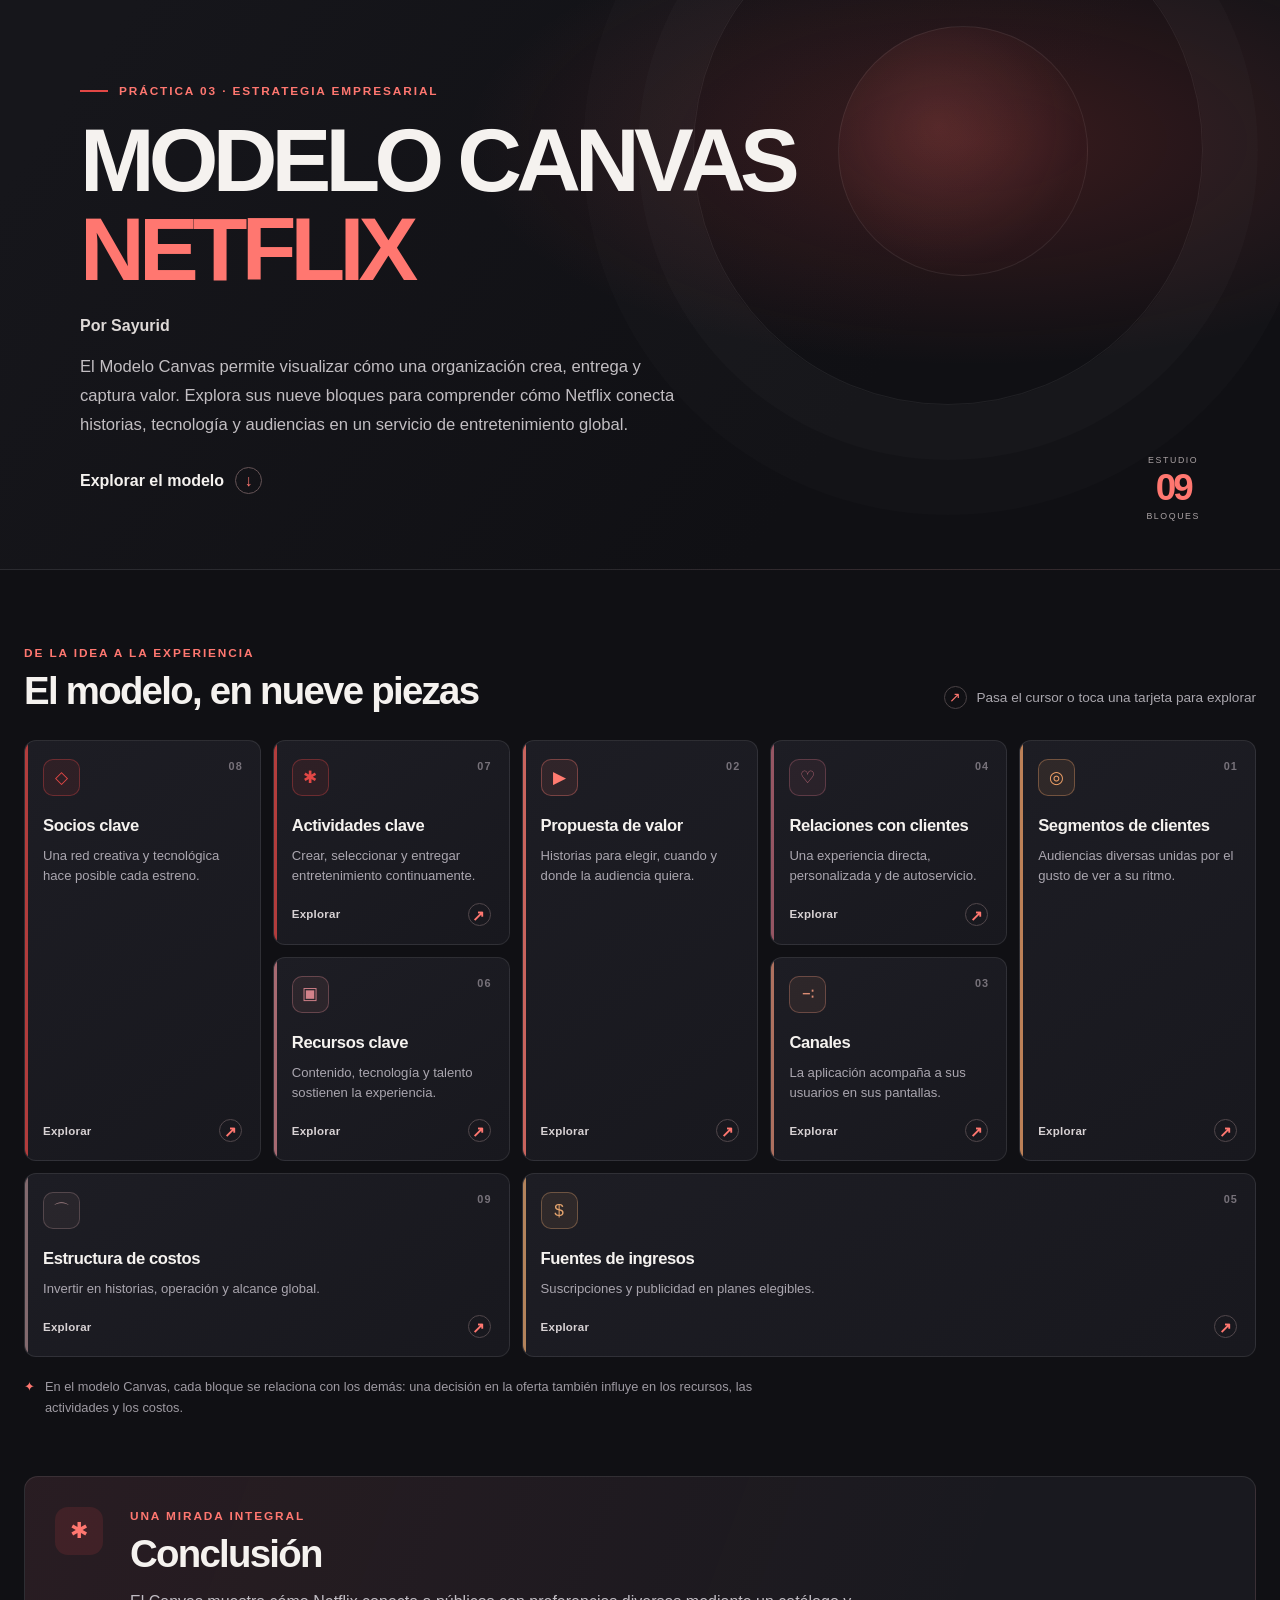
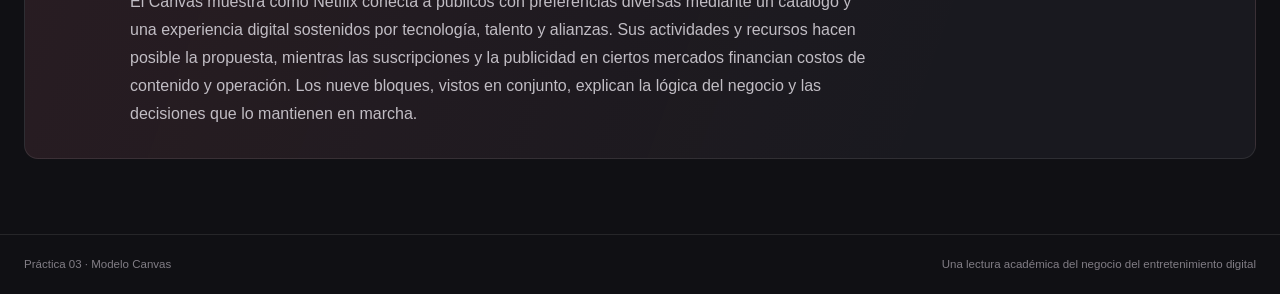
<file: index.html>
<!doctype html>
<html lang="es">
<head>
  <meta charset="utf-8">
  <meta name="viewport" content="width=device-width, initial-scale=1">
  <meta name="description" content="Modelo Canvas interactivo de Netflix, Práctica 03.">
  <meta http-equiv="refresh" content="0; url=PRACTICA_03/docs/">
  <title>Modelo Canvas de Netflix | Práctica 03</title>
</head>
<body>
  <p>Abriendo el Modelo Canvas de Netflix…</p>
  <p>Si no eres redirigido automáticamente, <a href="PRACTICA_03/docs/">abre el modelo Canvas</a>.</p>
</body>
</html>
</file>
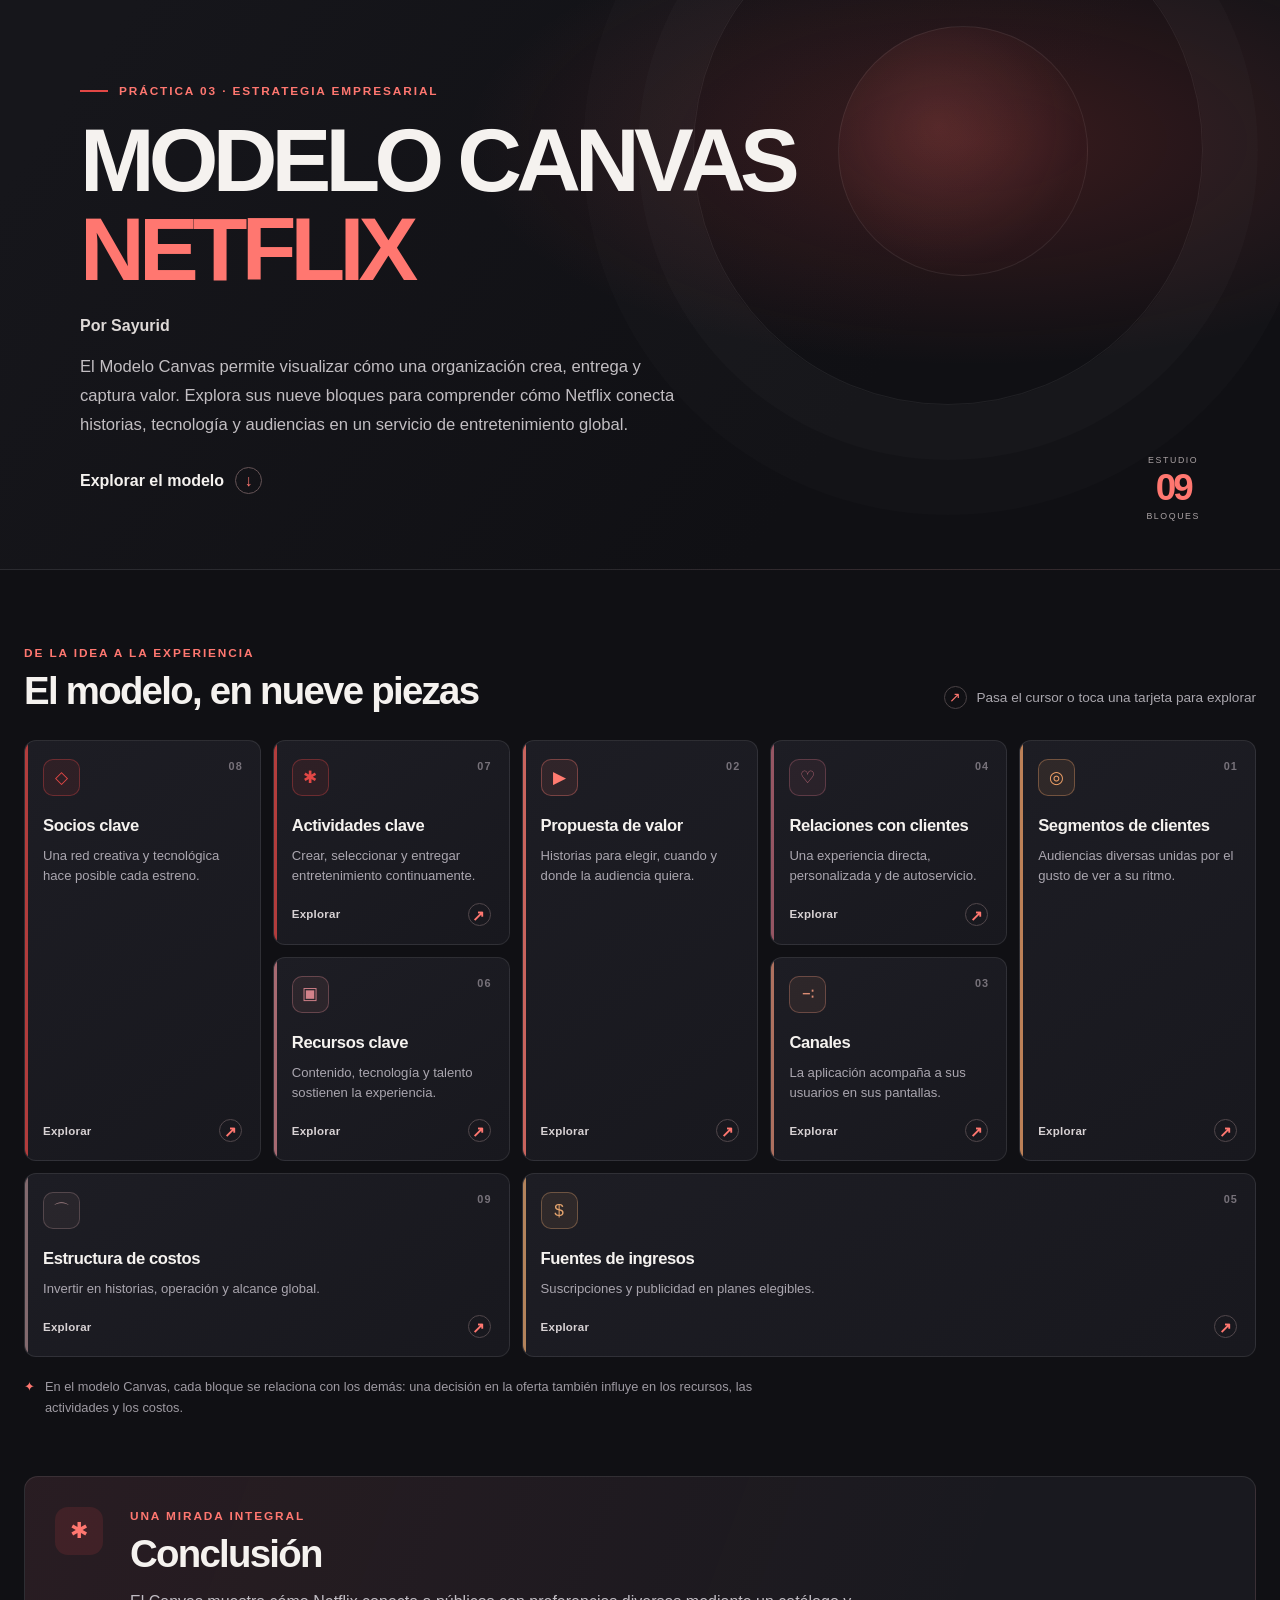
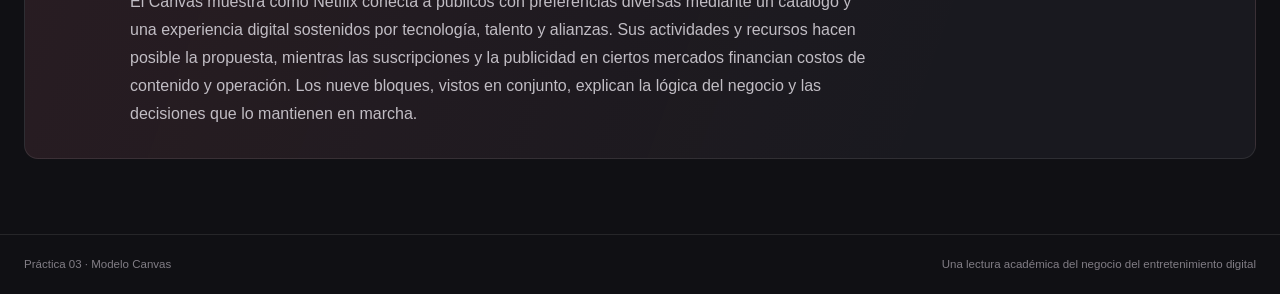
<file: PRACTICA_03/docs/index.html>
<!doctype html>
<html lang="es">
<head>
  <meta charset="utf-8">
  <meta name="viewport" content="width=device-width, initial-scale=1">
  <meta name="theme-color" content="#101014">
  <meta name="description" content="Modelo Canvas de Netflix: una mirada acad&eacute;mica e interactiva a sus nueve bloques de negocio.">
  <title>MODELO CANVAS NETFLIX | Por Sayurid</title>
  <link rel="stylesheet" href="style.css">
  <script src="script.js" defer></script>
</head>
<body>
  <header class="hero">
    <div class="hero-orb orb-one" aria-hidden="true"></div><div class="hero-orb orb-two" aria-hidden="true"></div>
    <div class="hero-content">
      <p class="eyebrow"><span class="eyebrow-line"></span>Pr&aacute;ctica 03 &middot; Estrategia empresarial</p>
      <h1>MODELO CANVAS <span>NETFLIX</span></h1>
      <p class="byline">Por Sayurid</p>
      <p class="intro">El Modelo Canvas permite visualizar c&oacute;mo una organizaci&oacute;n crea, entrega y captura valor. Explora sus nueve bloques para comprender c&oacute;mo Netflix conecta historias, tecnolog&iacute;a y audiencias en un servicio de entretenimiento global.</p>
      <a class="explore-link" href="#canvas">Explorar el modelo <span aria-hidden="true">&#8595;</span></a>
    </div>
    <div class="hero-stamp" aria-hidden="true"><span>ESTUDIO</span><strong>09</strong><span>BLOQUES</span></div>
  </header>

  <main>
    <section class="canvas-section" id="canvas" aria-labelledby="canvas-title">
      <div class="section-heading">
        <div><p class="section-kicker">De la idea a la experiencia</p><h2 id="canvas-title">El modelo, en nueve piezas</h2></div>
        <p class="interaction-hint"><span class="hint-icon" aria-hidden="true">&#8599;</span> Pasa el cursor o toca una tarjeta para explorar</p>
      </div>

      <div class="canvas-grid" aria-label="Modelo Canvas de Netflix">
        <details class="canvas-card partners">
          <summary><span class="card-number">08</span><span class="card-icon" aria-hidden="true">&#9671;</span><span class="card-title">Socios clave</span><span class="card-summary">Una red creativa y tecnol&oacute;gica hace posible cada estreno.</span><span class="card-action">Explorar <span aria-hidden="true">&#8599;</span></span></summary>
          <div class="card-detail"><p>Netflix trabaja con socios que aportan historias, derechos y capacidad de distribuci&oacute;n. Las productoras, estudios, creadores, actores y equipos t&eacute;cnicos convierten ideas en pel&iacute;culas y series para audiencias locales e internacionales.</p><ul><li><strong>Productoras y titulares de derechos:</strong> desarrollan proyectos o licencian t&iacute;tulos para el cat&aacute;logo.</li><li><strong>Creadores y talento art&iacute;stico:</strong> aportan ideas, interpretaciones y conocimientos de producci&oacute;n.</li><li><strong>Socios tecnol&oacute;gicos y de dispositivos:</strong> proveedores de nube, fabricantes de televisores, consolas y equipos de streaming facilitan operaci&oacute;n y acceso.</li></ul><p>Las alianzas ampl&iacute;an la capacidad creativa y ayudan a que la aplicaci&oacute;n est&eacute; disponible en equipos compatibles. Netflix mantiene la relaci&oacute;n directa con sus miembros, mientras coordina con estos socios la creaci&oacute;n, licenciamiento y entrega del servicio.</p></div>
        </details>

        <details class="canvas-card activities">
          <summary><span class="card-number">07</span><span class="card-icon" aria-hidden="true">&#10033;</span><span class="card-title">Actividades clave</span><span class="card-summary">Crear, seleccionar y entregar entretenimiento continuamente.</span><span class="card-action">Explorar <span aria-hidden="true">&#8599;</span></span></summary>
          <div class="card-detail"><p>Netflix combina decisiones editoriales y trabajo tecnol&oacute;gico. Elige qu&eacute; historias desarrollar, producir o licenciar y coordina su lanzamiento para que un cat&aacute;logo amplio se renueve y resulte relevante en distintos mercados.</p><ul><li>Producir contenido original y adquirir licencias para complementar la oferta.</li><li>Desarrollar y mantener aplicaciones, sistemas de reproducci&oacute;n e infraestructura de distribuci&oacute;n.</li><li>Analizar se&ntilde;ales de uso para personalizar la exploraci&oacute;n y mejorar el producto.</li><li>Promocionar estrenos y mantener la plataforma disponible en dispositivos compatibles.</li></ul><p>Estas actividades se refuerzan entre s&iacute;: la tecnolog&iacute;a acerca los t&iacute;tulos a cada audiencia, y el aprendizaje sobre la experiencia ayuda a orientar mejoras de producto y decisiones de contenido.</p></div>
        </details>

        <details class="canvas-card value">
          <summary><span class="card-number">02</span><span class="card-icon" aria-hidden="true">&#9654;</span><span class="card-title">Propuesta de valor</span><span class="card-summary">Historias para elegir, cuando y donde la audiencia quiera.</span><span class="card-action">Explorar <span aria-hidden="true">&#8599;</span></span></summary>
          <div class="card-detail"><p>Netflix ofrece entretenimiento bajo demanda: cada miembro elige qu&eacute; ver y cu&aacute;ndo, sin ajustarse a una programaci&oacute;n fija. El cat&aacute;logo combina t&iacute;tulos de distintos g&eacute;neros, pa&iacute;ses e idiomas con producciones originales que pueden diferenciar la oferta.</p><ul><li>Perfiles y recomendaciones facilitan descubrir contenido acorde con distintos gustos.</li><li>La reproducci&oacute;n sencilla, la b&uacute;squeda y la continuidad entre dispositivos compatibles reducen pasos para empezar a ver.</li><li>Las aplicaciones para televisores, m&oacute;viles, computadoras, tabletas y consolas acercan el servicio a diferentes momentos y espacios.</li></ul><p>La propuesta integra variedad, comodidad y personalizaci&oacute;n. Su valor no depende solo de tener muchos t&iacute;tulos: tambi&eacute;n importa ayudar a cada persona a encontrar algo que quiera ver y ofrecer una experiencia consistente en sus pantallas.</p></div>
        </details>

        <details class="canvas-card relationships">
          <summary><span class="card-number">04</span><span class="card-icon" aria-hidden="true">&#9825;</span><span class="card-title">Relaciones con clientes</span><span class="card-summary">Una experiencia directa, personalizada y de autoservicio.</span><span class="card-action">Explorar <span aria-hidden="true">&#8599;</span></span></summary>
          <div class="card-detail"><p>La relaci&oacute;n es principalmente digital y se construye dentro de la plataforma. Los perfiles permiten que integrantes de un hogar mantengan listas e historiales separados; las recomendaciones y categor&iacute;as personalizadas hacen m&aacute;s pertinente la exploraci&oacute;n.</p><ul><li>La interfaz facilita buscar, reproducir, administrar perfiles y continuar viendo.</li><li>Las sugerencias se adaptan a la actividad de cada perfil y ayudan a descubrir t&iacute;tulos.</li><li>El centro de ayuda y el soporte digital resuelven dudas sobre cuenta, reproducci&oacute;n y servicio.</li></ul><p>Una experiencia c&oacute;moda puede favorecer que los miembros sigan usando el servicio y renueven su suscripci&oacute;n. La comunicaci&oacute;n digital sobre estrenos y novedades mantiene el contacto, mientras que la personalizaci&oacute;n busca que el cat&aacute;logo siga siendo f&aacute;cil de recorrer.</p></div>
        </details>

        <details class="canvas-card segments">
          <summary><span class="card-number">01</span><span class="card-icon" aria-hidden="true">&#9678;</span><span class="card-title">Segmentos de clientes</span><span class="card-summary">Audiencias diversas unidas por el gusto de ver a su ritmo.</span><span class="card-action">Explorar <span aria-hidden="true">&#8599;</span></span></summary>
          <div class="card-detail"><p>Netflix atiende a personas y hogares con necesidades de entretenimiento distintas. Algunas personas ven episodios diariamente; otras prefieren una pel&iacute;cula ocasional, contenido infantil o historias de g&eacute;neros, regiones e idiomas espec&iacute;ficos. El consumo bajo demanda se adapta a horarios y preferencias diferentes.</p><ul><li>Hogares cuyos integrantes quieren perfiles, historiales y recomendaciones separados.</li><li>Audiencias que buscan descubrir series, pel&iacute;culas y producciones locales o internacionales.</li><li>Personas que valoran la flexibilidad de elegir dispositivo y momento de reproducci&oacute;n.</li><li>Usuarios que consideran distintos niveles de precio y, donde exista, una opci&oacute;n con anuncios.</li></ul><p>La diversidad de perfiles importa porque influye en qu&eacute; contenido ofrecer, c&oacute;mo organizarlo y qu&eacute; planes poner a disposici&oacute;n. Entender los h&aacute;bitos de visualizaci&oacute;n ayuda a Netflix a equilibrar una oferta amplia con experiencias m&aacute;s personales.</p></div>
        </details>

        <details class="canvas-card resources">
          <summary><span class="card-number">06</span><span class="card-icon" aria-hidden="true">&#9635;</span><span class="card-title">Recursos clave</span><span class="card-summary">Contenido, tecnolog&iacute;a y talento sostienen la experiencia.</span><span class="card-action">Explorar <span aria-hidden="true">&#8599;</span></span></summary>
          <div class="card-detail"><p>El cat&aacute;logo, los derechos de distribuci&oacute;n y la propiedad intelectual de producciones originales son recursos centrales: aportan variedad y t&iacute;tulos que pueden distinguir el servicio. La marca Netflix, reconocida en muchos mercados, ayuda a conectar esos contenidos con las audiencias.</p><ul><li>Plataforma de software, aplicaciones y sistemas de reproducci&oacute;n.</li><li>Infraestructura y tecnolog&iacute;a de distribuci&oacute;n para servir video a escala.</li><li>Datos y algoritmos que organizan recomendaciones y ayudan a entender el uso.</li><li>Talento humano creativo, t&eacute;cnico, comercial y operativo.</li></ul><p>Sin estos recursos, la empresa no podr&iacute;a ofrecer una experiencia consistente ni mantener una biblioteca atractiva. Su valor depende de combinarlos: los datos orientan la interfaz, la tecnolog&iacute;a entrega el contenido y los equipos hacen posible producirlo y operarlo.</p></div>
        </details>

        <details class="canvas-card channels">
          <summary><span class="card-number">03</span><span class="card-icon" aria-hidden="true">&#8761;</span><span class="card-title">Canales</span><span class="card-summary">La aplicaci&oacute;n acompa&ntilde;a a sus usuarios en sus pantallas.</span><span class="card-action">Explorar <span aria-hidden="true">&#8599;</span></span></summary>
          <div class="card-detail"><p>Netflix distribuye su servicio digitalmente a trav&eacute;s de su sitio web y aplicaciones compatibles. Los usuarios pueden acceder desde Smart TV, tel&eacute;fonos, tabletas, computadoras, consolas y dispositivos de streaming conectados a una pantalla.</p><ul><li>El sitio web permite acceder al servicio desde navegadores compatibles.</li><li>Las aplicaciones llevan el cat&aacute;logo a m&oacute;viles, tabletas y computadoras.</li><li>Las apps para televisores, consolas y dispositivos de streaming facilitan verlo en pantalla grande.</li></ul><p>Estos canales hacen posible que el usuario elija d&oacute;nde y c&oacute;mo ver. La disponibilidad concreta puede variar seg&uacute;n el dispositivo, el mercado y el plan; por eso, la compatibilidad y una experiencia coherente entre pantallas son parte importante de la entrega de valor.</p></div>
        </details>

        <details class="canvas-card costs">
          <summary><span class="card-number">09</span><span class="card-icon" aria-hidden="true">&#8978;</span><span class="card-title">Estructura de costos</span><span class="card-summary">Invertir en historias, operaci&oacute;n y alcance global.</span><span class="card-action">Explorar <span aria-hidden="true">&#8599;</span></span></summary>
          <div class="card-detail"><p>La producci&oacute;n y adquisici&oacute;n de contenido representan costos destacados: Netflix debe financiar proyectos y licencias para mantener una oferta renovada y competitiva. El nivel de inversi&oacute;n necesario refleja la escala y variedad de historias que busca distribuir.</p><ul><li>Producci&oacute;n, talento y derechos de contenido.</li><li>Infraestructura tecnol&oacute;gica, distribuci&oacute;n y mantenimiento de la plataforma.</li><li>Personal, marketing y desarrollo de producto.</li><li>Investigaci&oacute;n, seguridad y operaci&oacute;n en mercados diversos.</li></ul><p>Los costos de tecnolog&iacute;a y operaci&oacute;n permiten que los t&iacute;tulos se reproduzcan con calidad y que las aplicaciones sigan funcionando. El marketing ayuda a que las audiencias conozcan los estrenos; en conjunto, estos gastos sostienen la propuesta y deben equilibrarse con los ingresos recurrentes.</p></div>
        </details>

        <details class="canvas-card revenue">
          <summary><span class="card-number">05</span><span class="card-icon" aria-hidden="true">$</span><span class="card-title">Fuentes de ingresos</span><span class="card-summary">Suscripciones y publicidad en planes elegibles.</span><span class="card-action">Explorar <span aria-hidden="true">&#8599;</span></span></summary>
          <div class="card-detail"><p>Las cuotas de suscripci&oacute;n constituyen la principal fuente de ingresos de Netflix. Los miembros pagan de forma recurrente por un plan, y la empresa ofrece diferentes opciones cuyos precios y caracter&iacute;sticas var&iacute;an entre mercados. Esos ingresos ayudan a financiar el servicio y sus inversiones en contenido y tecnolog&iacute;a.</p><ul><li>Los planes permiten elegir entre distintas combinaciones de precio y caracter&iacute;sticas.</li><li>En algunos pa&iacute;ses existe un plan con anuncios a un precio menor.</li><li>La publicidad dirigida a anunciantes en esos planes aporta ingresos adicionales.</li></ul><p>La mezcla entre membres&iacute;as e ingresos publicitarios puede ampliar las opciones para consumidores y anunciantes. La disponibilidad de planes con anuncios depende del pa&iacute;s, y los planes o precios pueden cambiar; el modelo se mantiene centrado en la suscripci&oacute;n.</p></div>
        </details>
      </div>
      <p class="canvas-note"><span aria-hidden="true">&#10022;</span> En el modelo Canvas, cada bloque se relaciona con los dem&aacute;s: una decisi&oacute;n en la oferta tambi&eacute;n influye en los recursos, las actividades y los costos.</p>
    </section>

    <section class="conclusion" aria-labelledby="conclusion-title">
      <div class="conclusion-mark" aria-hidden="true">&#10033;</div>
      <div><p class="section-kicker">Una mirada integral</p><h2 id="conclusion-title">Conclusi&oacute;n</h2><p>El Canvas muestra c&oacute;mo Netflix conecta a p&uacute;blicos con preferencias diversas mediante un cat&aacute;logo y una experiencia digital sostenidos por tecnolog&iacute;a, talento y alianzas. Sus actividades y recursos hacen posible la propuesta, mientras las suscripciones y la publicidad en ciertos mercados financian costos de contenido y operaci&oacute;n. Los nueve bloques, vistos en conjunto, explican la l&oacute;gica del negocio y las decisiones que lo mantienen en marcha.</p></div>
    </section>
  </main>

  <footer><span>Pr&aacute;ctica 03 &middot; Modelo Canvas</span><span>Una lectura acad&eacute;mica del negocio del entretenimiento digital</span></footer>
</body>
</html>
</file>
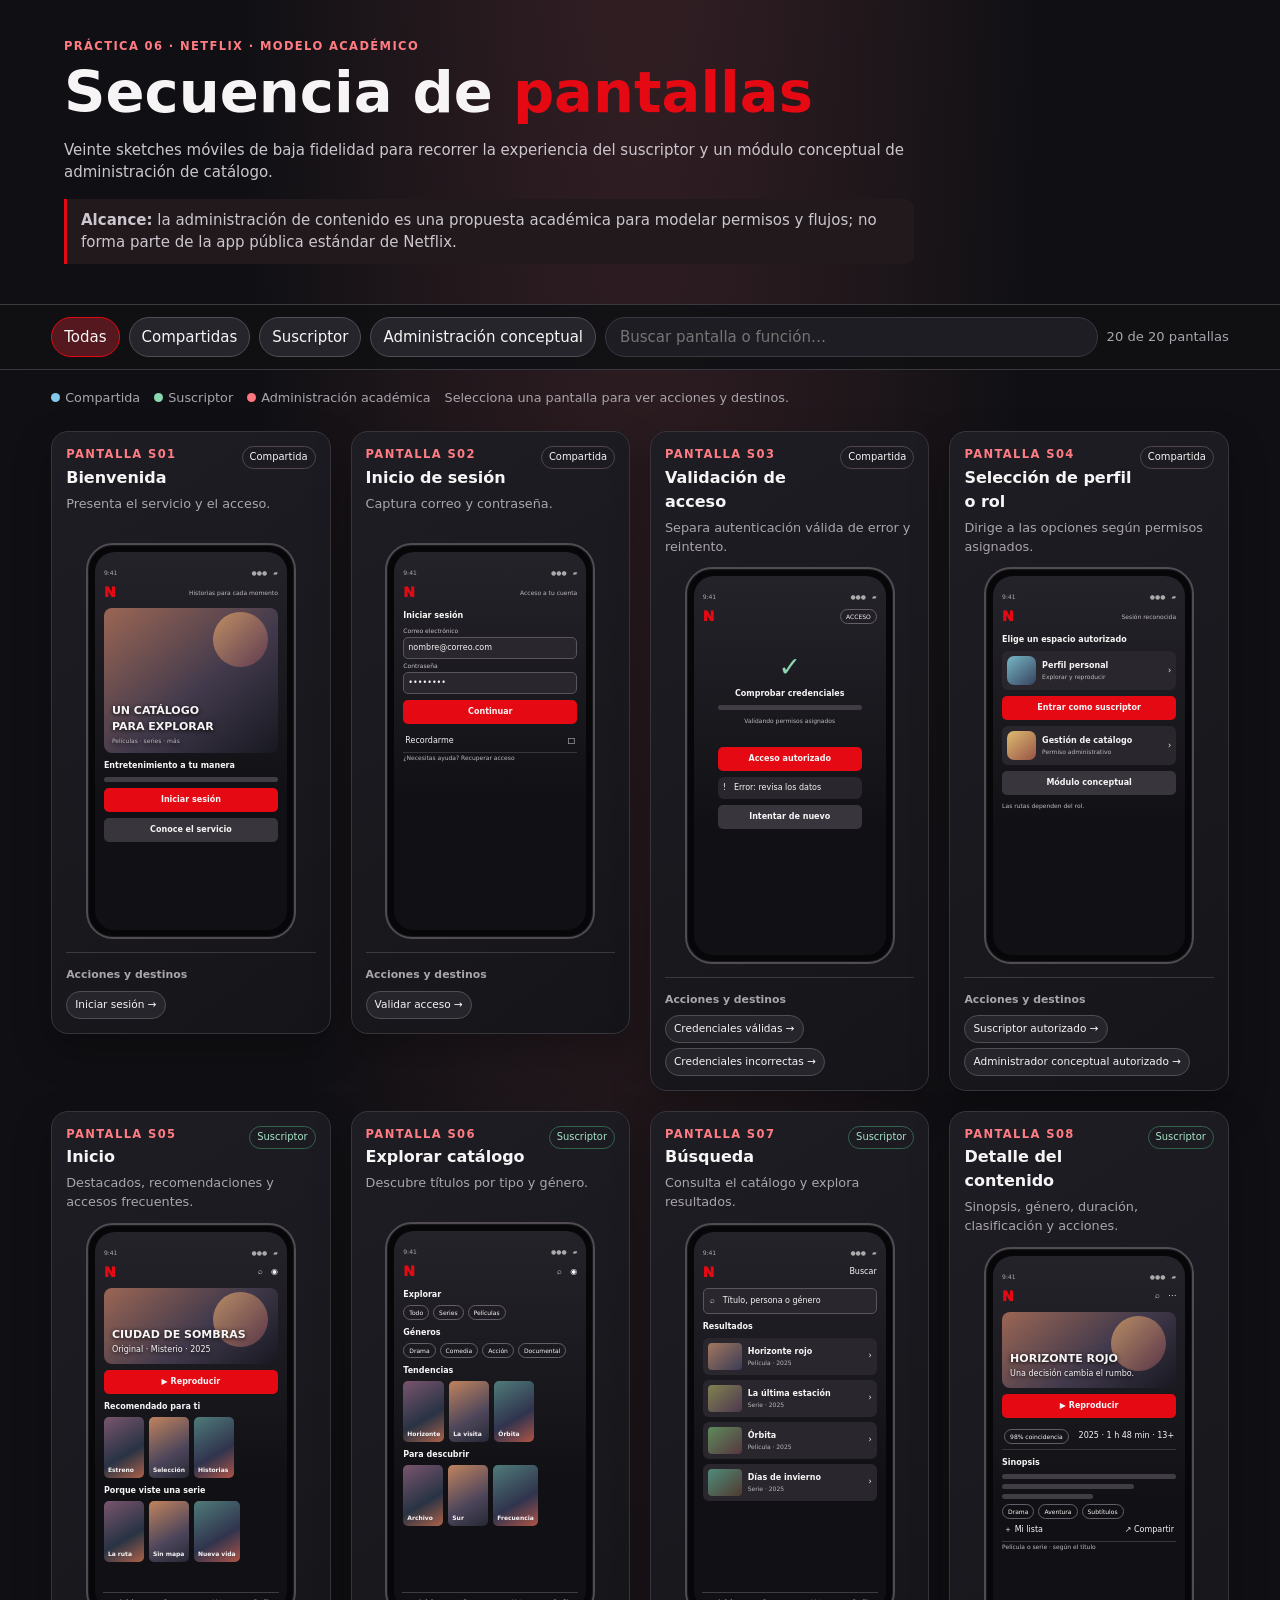
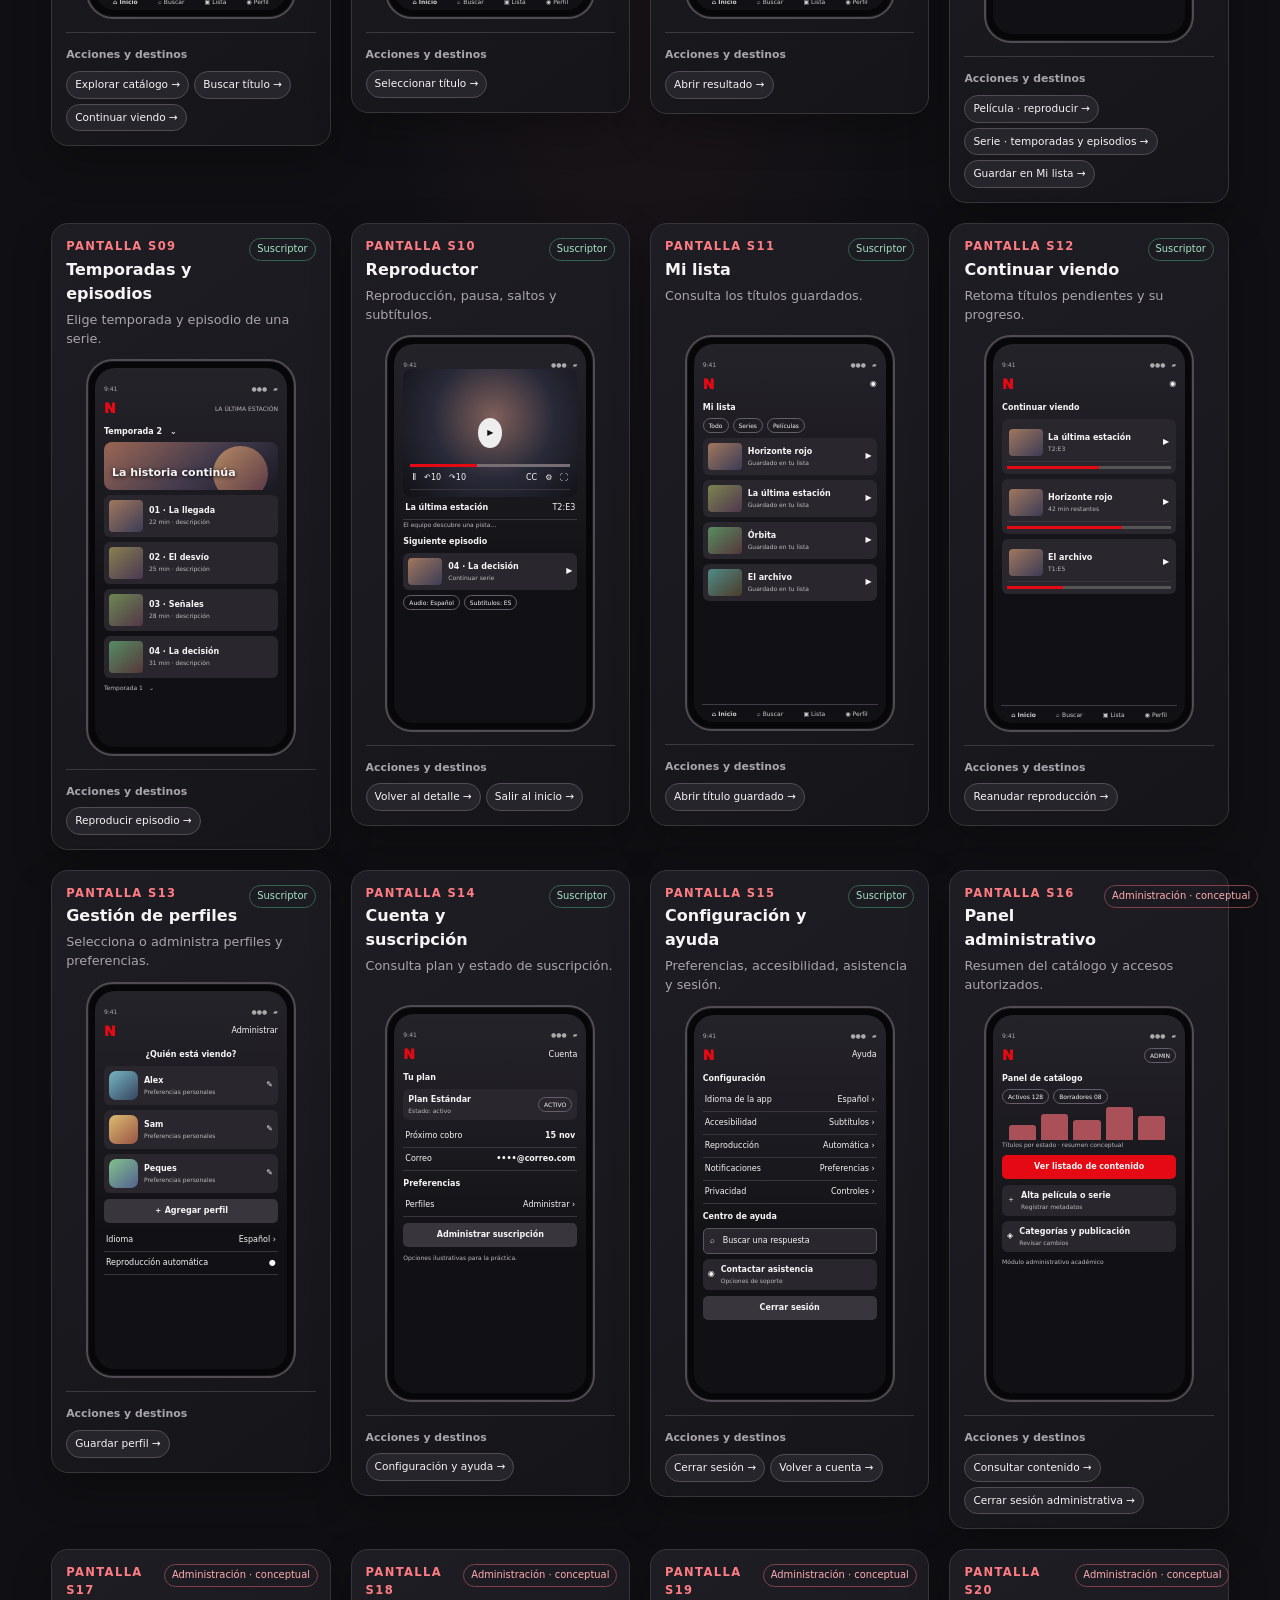
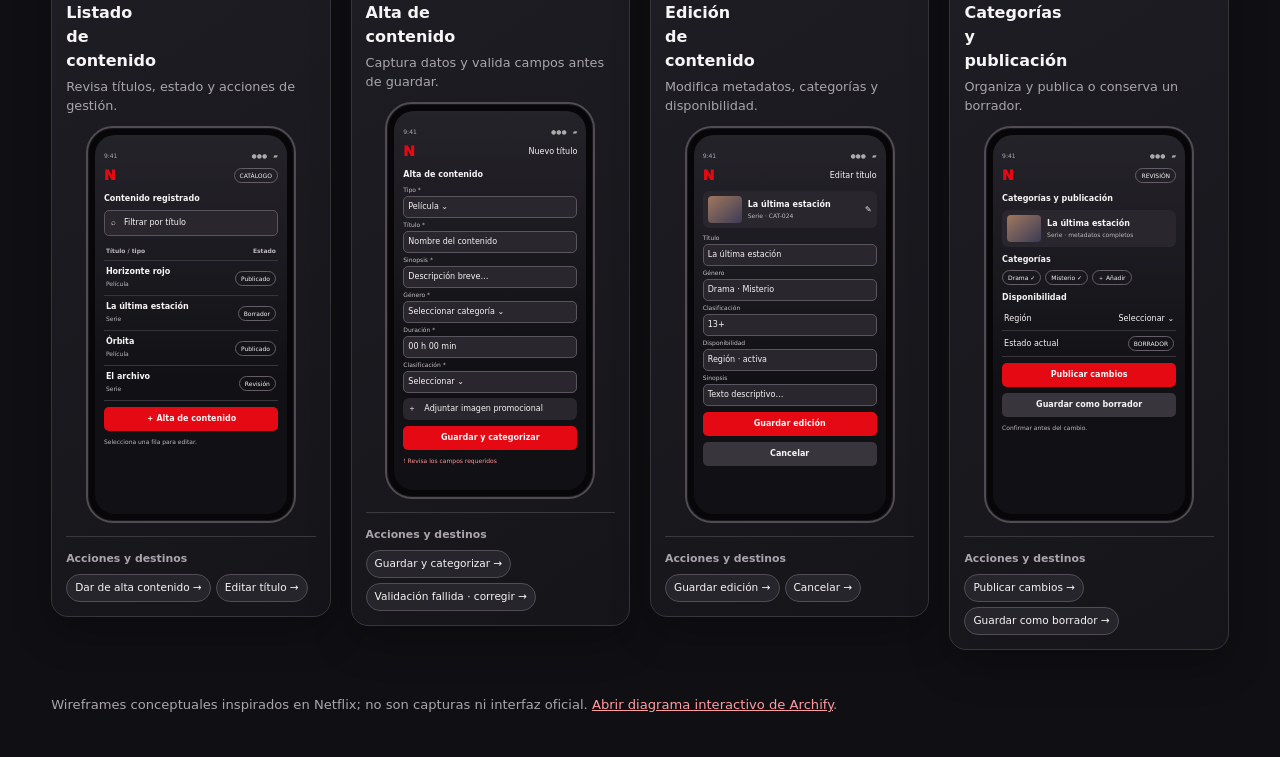
<file: PRACTICA_06/sketches-moviles.html>
<!doctype html>
<html lang="es"><head><meta charset="utf-8"><meta name="viewport" content="width=device-width,initial-scale=1"><meta name="theme-color" content="#101014"><title>Sketches móviles · Práctica 06</title>
<style>
:root{color-scheme:dark;--bg:#101014;--panel:#1b1a20;--muted:#aaa5ad;--line:#3b3840;--red:#e50914}*{box-sizing:border-box}body{margin:0;background:radial-gradient(ellipse at 50% -15%,#382126,transparent 45%),var(--bg);color:#f7f4f5;font:15px/1.5 system-ui,sans-serif}header{padding:38px clamp(20px,5vw,70px) 25px;border-bottom:1px solid var(--line)}.eyebrow,.tag{color:#ff7c83;text-transform:uppercase;letter-spacing:.12em;font-size:.72rem;font-weight:800}h1{font-size:clamp(2.1rem,5vw,3.6rem);line-height:1.05;margin:8px 0}h1 span,.brand{color:var(--red)}header p{max-width:850px;color:#ccc6ce}.note{padding:10px 14px;border-left:3px solid var(--red);background:#21191c;border-radius:0 9px 9px 0}.toolbar{position:sticky;top:0;z-index:4;display:flex;gap:9px;flex-wrap:wrap;padding:12px clamp(16px,4vw,60px);background:#111114ed;backdrop-filter:blur(12px);border-bottom:1px solid var(--line)}button,input{font:inherit;color:inherit}.toolbar button,.routes button{border:1px solid #514c55;background:#27252c;border-radius:99px;padding:8px 12px;cursor:pointer}.toolbar button[aria-pressed=true]{background:#55181e;border-color:var(--red)}.toolbar input{flex:1;min-width:190px;background:#1e1d23;border:1px solid var(--line);border-radius:99px;padding:8px 14px}.summary{margin:auto 0 auto auto;color:var(--muted);font-size:.82rem}.legend{display:flex;gap:14px;flex-wrap:wrap;margin:18px clamp(16px,4vw,60px);font-size:.8rem;color:var(--muted)}.dot{display:inline-block;width:9px;height:9px;background:#83c9e9;border-radius:50%;margin-right:5px}.dot.user{background:#8ad7b0}.dot.admin{background:#ff777e}.grid{display:grid;grid-template-columns:repeat(auto-fit,minmax(min(100%,265px),1fr));gap:20px;padding:6px clamp(16px,4vw,60px) 45px;align-items:start}.card{background:linear-gradient(145deg,#1e1d24,#151519);border:1px solid #37343c;border-radius:17px;padding:14px;box-shadow:0 16px 38px #0004;cursor:pointer;transition:.18s}.card:hover{transform:translateY(-3px);border-color:#76464c}.card[hidden]{display:none}.head{display:flex;justify-content:space-between;gap:8px}.card h2{font-size:1rem;margin:2px 0 4px}.purpose{font-size:.8rem;color:var(--muted);min-height:38px;margin:0 0 11px}.id{color:white;background:#39363d;border-radius:6px;padding:2px 6px;font-size:.7rem}.role{font-size:.62rem;border:1px solid #51474b;padding:3px 7px;border-radius:99px;white-space:nowrap;height:max-content}.role.user{color:#a7e4c6;border-color:#34634f}.role.admin{color:#ffadb2;border-color:#81434a}.phone{width:min(100%,210px);aspect-ratio:9/17;margin:0 auto 13px;padding:7px;background:#070709;border:2px solid #514c53;border-radius:27px;box-shadow:inset 0 0 0 1px #18171b}.screen{height:100%;border-radius:20px;background:linear-gradient(#25232a,#111115 65%);overflow:hidden;padding:16px 9px 8px;position:relative;font-size:8px}.status{display:flex;justify-content:space-between;color:#aaa;font-size:6px}.top{display:flex;justify-content:space-between;align-items:center;margin:5px 0}.brand{font-size:14px;font-weight:950}.tiny{font-size:6px;color:#beb8c0}.label{font-size:8px;font-weight:800;margin:7px 0 4px}.hero{height:76px;border-radius:8px;padding:8px;display:flex;flex-direction:column;justify-content:end;background:linear-gradient(140deg,#9b6654,#423a4c 55%,#171821);position:relative;overflow:hidden}.hero:before{content:"";position:absolute;right:10px;top:4px;width:55px;height:55px;border-radius:50%;background:linear-gradient(135deg,#efb36d,#784258);opacity:.65}.hero>*{position:relative;text-shadow:0 1px 4px #000}.hero strong{font-size:11px}.poster{height:61px;min-width:40px;border-radius:5px;background:linear-gradient(150deg,#79556d,#283344 60%,#ad6249);display:flex;align-items:end;padding:4px;font-weight:700;font-size:6px}.poster:nth-child(2n){background:linear-gradient(150deg,#c1835e,#4e465b 60%,#252834)}.poster:nth-child(3n){background:linear-gradient(150deg,#4f7b79,#30344e 60%,#ae5446)}.strip{display:flex;gap:5px;overflow:hidden}.line{height:5px;background:#413d45;border-radius:5px;margin:5px 0}.line.mid{width:76%}.line.short{width:52%}.field{padding:6px;background:#29262e;border:1px solid #5a545e;border-radius:5px;margin:5px 0}.cta{padding:6px 4px;text-align:center;background:var(--red);border-radius:5px;font-weight:800;margin:6px 0}.cta.ghost{background:#39353d}.row{display:flex;justify-content:space-between;align-items:center;gap:5px;padding:5px 2px;border-bottom:1px solid #38353d}.tile{display:flex;gap:6px;align-items:center;background:#29262d;border-radius:6px;padding:5px;margin:5px 0}.thumb{width:34px;height:27px;border-radius:4px;background:linear-gradient(140deg,#a1775e,#3c3c56)}.tiletext{flex:1}.tiletext b,.tiletext small{display:block}.tiletext small{font-size:6px;color:#bbb}.pill{border:1px solid #655e68;padding:2px 5px;border-radius:99px;font-size:6px}.chips{display:flex;gap:4px;flex-wrap:wrap}.nav{position:absolute;bottom:4px;left:8px;right:8px;border-top:1px solid #403b44;padding-top:4px;display:flex;justify-content:space-around;font-size:6px;color:#ccc}.video{height:128px;border-radius:8px;background:radial-gradient(circle at 52% 38%,#80605a,#292a39 50%,#101014);display:grid;place-items:center;position:relative}.play{background:#eee;color:#111;border-radius:50%;padding:9px}.controls{position:absolute;bottom:7px;left:7px;right:7px}.progress{height:3px;background:#766e73}.progress i{display:block;width:42%;height:3px;background:var(--red)}.form label{display:block;color:#c6c0c7;font-size:6px}.form .field{margin:2px 0;padding:4px}.avatar{width:29px;height:29px;border-radius:7px;background:linear-gradient(140deg,#76b6c5,#37435e)}.avatar.gold{background:linear-gradient(140deg,#ddbc70,#985345)}.avatar.green{background:linear-gradient(140deg,#80c28b,#566092)}.plot{height:36px;display:flex;align-items:end;gap:5px;padding:0 7px}.plot i{width:17%;background:#aa5058;border-radius:3px 3px 0 0}.meter{height:3px;background:#555;margin-top:4px}.meter i{display:block;width:58%;height:100%;background:var(--red)}.dest{border-top:1px solid var(--line);padding-top:9px;margin-top:10px}.dest b{font-size:.68rem;color:var(--muted)}.routes{display:flex;gap:5px;flex-wrap:wrap;margin-top:6px}.routes button{font-size:.66rem;padding:5px 8px}.routes button:hover{border-color:var(--red)}.foot{padding:0 clamp(16px,4vw,60px) 42px;color:var(--muted);font-size:.82rem}.foot a{color:#ff9ca2}.modal{position:fixed;inset:0;background:#000b;z-index:8;display:none;place-items:center;padding:18px}.modal.open{display:grid}.box{background:#201f25;border:1px solid #55505a;border-radius:16px;padding:20px;max-width:460px;width:100%;max-height:94vh;overflow:auto}.box h2{margin:4px 0}.box p{color:#d4ced5}.box .phone{width:185px}.box>button{float:right;background:#302e36;border:1px solid #555;padding:6px 10px;border-radius:99px}.sr{position:absolute;left:-9999px}@media(max-width:560px){.grid{grid-template-columns:1fr}.card{max-width:400px;width:100%;margin:auto}.phone{width:210px}.summary{width:100%;margin:0}}
</style></head><body>
<header><div class="eyebrow">Práctica 06 · Netflix · modelo académico</div><h1>Secuencia de <span>pantallas</span></h1><p>Veinte sketches móviles de baja fidelidad para recorrer la experiencia del suscriptor y un módulo conceptual de administración de catálogo.</p><p class="note"><b>Alcance:</b> la administración de contenido es una propuesta académica para modelar permisos y flujos; no forma parte de la app pública estándar de Netflix.</p></header>
<nav class="toolbar" aria-label="Filtros"><button aria-pressed="true" data-filter="all">Todas</button><button aria-pressed="false" data-filter="shared">Compartidas</button><button aria-pressed="false" data-filter="user">Suscriptor</button><button aria-pressed="false" data-filter="admin">Administración conceptual</button><label class="sr" for="find">Buscar pantalla</label><input id="find" type="search" placeholder="Buscar pantalla o función…"><span class="summary" id="count" aria-live="polite">20 pantallas</span></nav>
<div class="legend"><span><i class="dot"></i>Compartida</span><span><i class="dot user"></i>Suscriptor</span><span><i class="dot admin"></i>Administración académica</span><span>Selecciona una pantalla para ver acciones y destinos.</span></div><main class="grid" id="grid"></main>
<footer class="foot">Wireframes conceptuales inspirados en Netflix; no son capturas ni interfaz oficial. <a href="secuencia-pantallas.html">Abrir diagrama interactivo de Archify</a>.</footer><div class="modal" id="modal" role="dialog" aria-modal="true" aria-labelledby="modalTitle"><div class="box"><button id="close" aria-label="Cerrar detalle">Cerrar ×</button><div id="detail"></div></div></div>
<script>
const S=[
['S01','Bienvenida','shared','Presenta el servicio y el acceso.','welcome','Iniciar sesión','S02'],['S02','Inicio de sesión','shared','Captura correo y contraseña.','login','Validar acceso','S03'],['S03','Validación de acceso','shared','Separa autenticación válida de error y reintento.','validate','Credenciales válidas','S04','Credenciales incorrectas','S02'],['S04','Selección de perfil o rol','shared','Dirige a las opciones según permisos asignados.','roles','Suscriptor autorizado','S05','Administrador conceptual autorizado','S16'],
['S05','Inicio','user','Destacados, recomendaciones y accesos frecuentes.','home','Explorar catálogo','S06','Buscar título','S07'],['S06','Explorar catálogo','user','Descubre títulos por tipo y género.','explore','Seleccionar título','S08'],['S07','Búsqueda','user','Consulta el catálogo y explora resultados.','search','Abrir resultado','S08'],['S08','Detalle del contenido','user','Sinopsis, género, duración, clasificación y acciones.','detail','Película · reproducir','S10','Serie · temporadas y episodios','S09','Guardar en Mi lista','S11'],['S09','Temporadas y episodios','user','Elige temporada y episodio de una serie.','episodes','Reproducir episodio','S10'],['S10','Reproductor','user','Reproducción, pausa, saltos y subtítulos.','player','Volver al detalle','S08','Salir al inicio','S05'],['S11','Mi lista','user','Consulta los títulos guardados.','list','Abrir título guardado','S08'],['S12','Continuar viendo','user','Retoma títulos pendientes y su progreso.','continue','Reanudar reproducción','S10'],['S13','Gestión de perfiles','user','Selecciona o administra perfiles y preferencias.','profiles','Guardar perfil','S05'],['S14','Cuenta y suscripción','user','Consulta plan y estado de suscripción.','account','Configuración y ayuda','S15'],['S15','Configuración y ayuda','user','Preferencias, accesibilidad, asistencia y sesión.','settings','Cerrar sesión','S01'],
['S16','Panel administrativo','admin','Resumen del catálogo y accesos autorizados.','dashboard','Consultar contenido','S17','Cerrar sesión administrativa','S01'],['S17','Listado de contenido','admin','Revisa títulos, estado y acciones de gestión.','table','Dar de alta contenido','S18','Editar título','S19'],['S18','Alta de contenido','admin','Captura datos y valida campos antes de guardar.','form','Guardar y categorizar','S20','Validación fallida · corregir','S18'],['S19','Edición de contenido','admin','Modifica metadatos, categorías y disponibilidad.','edit','Guardar edición','S20','Cancelar','S17'],['S20','Categorías y publicación','admin','Organiza y publica o conserva un borrador.','publish','Publicar cambios','S16','Guardar como borrador','S16']];
const esc=x=>String(x).replace(/[&<>"']/g,c=>({'&':'&amp;','<':'&lt;','>':'&gt;','"':'&quot;',"'":'&#39;'}[c]));const nav='<div class="nav"><b>⌂ Inicio</b><span>⌕ Buscar</span><span>▣ Lista</span><span>◉ Perfil</span></div>',posters=(a='Estreno,Selección,Historias')=>'<div class="strip">'+a.split(',').map(x=>'<div class="poster">'+esc(x)+'</div>').join('')+'</div>';
function mock(s){let v=s[4];switch(v){case'welcome':return '<div class="top"><b class="brand">N</b><span class="tiny">Historias para cada momento</span></div><div class="hero" style="height:145px"><strong>UN CATÁLOGO<br>PARA EXPLORAR</strong><span class="tiny">Películas · series · más</span></div><div class="label">Entretenimiento a tu manera</div><div class="line"></div><div class="cta">Iniciar sesión</div><div class="cta ghost">Conoce el servicio</div>';
case'login':return '<div class="top"><b class="brand">N</b><span class="tiny">Acceso a tu cuenta</span></div><div class="label">Iniciar sesión</div><div class="form"><label>Correo electrónico</label><div class="field">nombre@correo.com</div><label>Contraseña</label><div class="field">••••••••</div></div><div class="cta">Continuar</div><div class="row"><span>Recordarme</span><span>□</span></div><div class="tiny">¿Necesitas ayuda? Recuperar acceso</div>';
case'validate':return '<div class="top"><b class="brand">N</b><span class="pill">ACCESO</span></div><div style="text-align:center;padding:15px"><div style="font-size:27px;color:#8ad7b0">✓</div><b>Comprobar credenciales</b><div class="line"></div><span class="tiny">Validando permisos asignados</span><div class="cta" style="margin-top:20px">Acceso autorizado</div><div class="tile">!　Error: revisa los datos</div><div class="cta ghost">Intentar de nuevo</div></div>';
case'roles':return '<div class="top"><b class="brand">N</b><span class="tiny">Sesión reconocida</span></div><div class="label">Elige un espacio autorizado</div><div class="tile"><i class="avatar"></i><div class="tiletext"><b>Perfil personal</b><small>Explorar y reproducir</small></div>›</div><div class="cta">Entrar como suscriptor</div><div class="tile"><i class="avatar gold"></i><div class="tiletext"><b>Gestión de catálogo</b><small>Permiso administrativo</small></div>›</div><div class="cta ghost">Módulo conceptual</div><div class="tiny">Las rutas dependen del rol.</div>';
case'home':return '<div class="top"><b class="brand">N</b><span>⌕　◉</span></div><div class="hero"><strong>CIUDAD DE SOMBRAS</strong><span>Original · Misterio · 2025</span></div><div class="cta">▶ Reproducir</div><div class="label">Recomendado para ti</div>'+posters()+'<div class="label">Porque viste una serie</div>'+posters('La ruta,Sin mapa,Nueva vida')+nav;
case'explore':return '<div class="top"><b class="brand">N</b><span>⌕　◉</span></div><div class="label">Explorar</div><div class="chips"><span class="pill">Todo</span><span class="pill">Series</span><span class="pill">Películas</span></div><div class="label">Géneros</div><div class="chips">'+['Drama','Comedia','Acción','Documental'].map(x=>'<span class="pill">'+x+'</span>').join('')+'</div><div class="label">Tendencias</div>'+posters('Horizonte,La visita,Órbita')+'<div class="label">Para descubrir</div>'+posters('Archivo,Sur,Frecuencia')+nav;
case'search':return '<div class="top"><b class="brand">N</b><span>Buscar</span></div><div class="field">⌕　Título, persona o género</div><div class="label">Resultados</div>'+['Horizonte rojo · Película','La última estación · Serie','Órbita · Película','Días de invierno · Serie'].map((x,i)=>'<div class="tile"><i class="thumb" style="filter:hue-rotate('+i*45+'deg)"></i><div class="tiletext"><b>'+x.split(' · ')[0]+'</b><small>'+x.split(' · ')[1]+' · 2025</small></div>›</div>').join('')+nav;
case'detail':return '<div class="top"><b class="brand">N</b><span>⌕　⋯</span></div><div class="hero"><strong>HORIZONTE ROJO</strong><span>Una decisión cambia el rumbo.</span></div><div class="cta">▶ Reproducir</div><div class="row"><span class="pill">98% coincidencia</span><span>2025 · 1 h 48 min · 13+</span></div><div class="label">Sinopsis</div><div class="line"></div><div class="line mid"></div><div class="line short"></div><div class="chips"><span class="pill">Drama</span><span class="pill">Aventura</span><span class="pill">Subtítulos</span></div><div class="row"><span>＋ Mi lista</span><span>↗ Compartir</span></div><div class="tiny">Película o serie · según el título</div>';
case'episodes':return '<div class="top"><b class="brand">N</b><span class="tiny">LA ÚLTIMA ESTACIÓN</span></div><div class="label">Temporada 2　⌄</div><div class="hero" style="height:48px"><strong>La historia continúa</strong></div>'+['01 · La llegada','02 · El desvío','03 · Señales','04 · La decisión'].map((x,i)=>'<div class="tile"><i class="thumb" style="height:32px;filter:hue-rotate('+i*35+'deg)"></i><div class="tiletext"><b>'+x+'</b><small>'+(22+i*3)+' min · descripción</small></div></div>').join('')+'<div class="tiny">Temporada 1　⌄</div>';
case'player':return '<div class="video"><span class="play">▶</span><div class="controls"><div class="progress"><i></i></div><div class="row"><span>Ⅱ　↶10　↷10</span><span>CC　⚙　⛶</span></div></div></div><div class="row"><b>La última estación</b><span>T2:E3</span></div><div class="tiny">El equipo descubre una pista…</div><div class="label">Siguiente episodio</div><div class="tile"><i class="thumb"></i><div class="tiletext"><b>04 · La decisión</b><small>Continuar serie</small></div>▶</div><div class="chips"><span class="pill">Audio: Español</span><span class="pill">Subtítulos: ES</span></div>';
case'list':return '<div class="top"><b class="brand">N</b><span>◉</span></div><div class="label">Mi lista</div><div class="chips"><span class="pill">Todo</span><span class="pill">Series</span><span class="pill">Películas</span></div>'+['Horizonte rojo','La última estación','Órbita','El archivo'].map((x,i)=>'<div class="tile"><i class="thumb" style="filter:hue-rotate('+i*50+'deg)"></i><div class="tiletext"><b>'+x+'</b><small>Guardado en tu lista</small></div>▶</div>').join('')+nav;
case'continue':return '<div class="top"><b class="brand">N</b><span>◉</span></div><div class="label">Continuar viendo</div>'+['La última estación · T2:E3','Horizonte rojo · 42 min restantes','El archivo · T1:E5'].map((x,i)=>'<div class="tile" style="display:block"><div class="row"><i class="thumb"></i><div class="tiletext"><b>'+x.split(' · ')[0]+'</b><small>'+x.split(' · ')[1]+'</small></div>▶</div><div class="meter"><i style="width:'+[56,70,34][i]+'%"></i></div></div>').join('')+nav;
case'profiles':return '<div class="top"><b class="brand">N</b><span>Administrar</span></div><div class="label" style="text-align:center">¿Quién está viendo?</div>'+[['Alex',''],['Sam',' gold'],['Peques',' green']].map(x=>'<div class="tile"><i class="avatar'+x[1]+'"></i><div class="tiletext"><b>'+x[0]+'</b><small>Preferencias personales</small></div>✎</div>').join('')+'<div class="cta ghost">＋ Agregar perfil</div><div class="row">Idioma <span>Español ›</span></div><div class="row">Reproducción automática <span>●</span></div>';
case'account':return '<div class="top"><b class="brand">N</b><span>Cuenta</span></div><div class="label">Tu plan</div><div class="tile"><div class="tiletext"><b>Plan Estándar</b><small>Estado: activo</small></div><span class="pill">ACTIVO</span></div><div class="row">Próximo cobro <b>15 nov</b></div><div class="row">Correo <b>••••@correo.com</b></div><div class="label">Preferencias</div><div class="row">Perfiles <span>Administrar ›</span></div><div class="cta ghost">Administrar suscripción</div><div class="tiny">Opciones ilustrativas para la práctica.</div>';
case'settings':return '<div class="top"><b class="brand">N</b><span>Ayuda</span></div><div class="label">Configuración</div>'+['Idioma de la app · Español','Accesibilidad · Subtítulos','Reproducción · Automática','Notificaciones · Preferencias','Privacidad · Controles'].map(x=>'<div class="row">'+x.split(' · ')[0]+'<span>'+x.split(' · ')[1]+' ›</span></div>').join('')+'<div class="label">Centro de ayuda</div><div class="field">⌕　Buscar una respuesta</div><div class="tile">◉ <div class="tiletext"><b>Contactar asistencia</b><small>Opciones de soporte</small></div></div><div class="cta ghost">Cerrar sesión</div>';
case'dashboard':return '<div class="top"><b class="brand">N</b><span class="pill">ADMIN</span></div><div class="label">Panel de catálogo</div><div class="chips"><span class="pill">Activos 128</span><span class="pill">Borradores 08</span></div><div class="plot"><i style="height:40%"></i><i style="height:72%"></i><i style="height:55%"></i><i style="height:90%"></i><i style="height:66%"></i></div><div class="tiny">Títulos por estado · resumen conceptual</div><div class="cta">Ver listado de contenido</div><div class="tile">＋ <div class="tiletext"><b>Alta película o serie</b><small>Registrar metadatos</small></div></div><div class="tile">◈ <div class="tiletext"><b>Categorías y publicación</b><small>Revisar cambios</small></div></div><div class="tiny">Módulo administrativo académico</div>';
case'table':return '<div class="top"><b class="brand">N</b><span class="pill">CATÁLOGO</span></div><div class="label">Contenido registrado</div><div class="field">⌕　Filtrar por título</div><div class="row tiny"><b>Título / tipo</b><b>Estado</b></div>'+[['Horizonte rojo','Publicado'],['La última estación','Borrador'],['Órbita','Publicado'],['El archivo','Revisión']].map((x,i)=>'<div class="row"><span><b>'+x[0]+'</b><br><small class="tiny">'+(i%2?'Serie':'Película')+'</small></span><span class="pill">'+x[1]+'</span></div>').join('')+'<div class="cta">＋ Alta de contenido</div><div class="tiny">Selecciona una fila para editar.</div>';
case'form':return '<div class="top"><b class="brand">N</b><span>Nuevo título</span></div><div class="label">Alta de contenido</div>'+[['Tipo','Película ⌄'],['Título','Nombre del contenido'],['Sinopsis','Descripción breve…'],['Género','Seleccionar categoría ⌄'],['Duración','00 h 00 min'],['Clasificación','Seleccionar ⌄']].map(x=>'<div class="form"><label>'+x[0]+' *</label><div class="field">'+x[1]+'</div></div>').join('')+'<div class="tile">＋　Adjuntar imagen promocional</div><div class="cta">Guardar y categorizar</div><div class="tiny" style="color:#ff9197">! Revisa los campos requeridos</div>';
case'edit':return '<div class="top"><b class="brand">N</b><span>Editar título</span></div><div class="tile"><i class="thumb"></i><div class="tiletext"><b>La última estación</b><small>Serie · CAT-024</small></div>✎</div>'+[['Título','La última estación'],['Género','Drama · Misterio'],['Clasificación','13+'],['Disponibilidad','Región · activa'],['Sinopsis','Texto descriptivo…']].map(x=>'<div class="form"><label>'+x[0]+'</label><div class="field">'+x[1]+'</div></div>').join('')+'<div class="cta">Guardar edición</div><div class="cta ghost">Cancelar</div>';
case'publish':return '<div class="top"><b class="brand">N</b><span class="pill">REVISIÓN</span></div><div class="label">Categorías y publicación</div><div class="tile"><i class="thumb"></i><div class="tiletext"><b>La última estación</b><small>Serie · metadatos completos</small></div></div><div class="label">Categorías</div><div class="chips"><span class="pill">Drama ✓</span><span class="pill">Misterio ✓</span><span class="pill">＋ Añadir</span></div><div class="label">Disponibilidad</div><div class="row">Región <span>Seleccionar ⌄</span></div><div class="row">Estado actual <span class="pill">BORRADOR</span></div><div class="cta">Publicar cambios</div><div class="cta ghost">Guardar como borrador</div><div class="tiny">Confirmar antes del cambio.</div>'}}
const action=(label,target)=>'<button data-open="'+target+'">'+esc(label)+' →</button>';
function routes(s){let r=action(s[5],s[6]);if(s[7])r+=action(s[7],s[8]);if(s[9])r+=action(s[9],s[10]);if(s[0]==='S05')r+=action('Continuar viendo','S12');if(s[0]==='S15')r+=action('Volver a cuenta','S14');return '<div class="dest"><b>Acciones y destinos</b><div class="routes">'+r+'</div></div>'}
function role(s){return s[2]==='shared'?'Compartida':s[2]==='user'?'Suscriptor':'Administración · conceptual'}
function card(s){return '<article class="card" data-id="'+s[0]+'"><div class="head"><div><div class="tag">Pantalla '+s[0]+'</div><h2>'+s[1]+'</h2></div><span class="role '+s[2]+'">'+role(s)+'</span></div><p class="purpose">'+s[3]+'</p><div class="phone" aria-label="Sketch '+s[0]+' '+s[1]+'"><div class="screen"><div class="status"><span>9:41</span><span>●●●　▰</span></div>'+mock(s)+'</div></div>'+routes(s)+'</article>'}
function draw(){let f=document.querySelector('[data-filter][aria-pressed=true]').dataset.filter,q=document.getElementById('find').value.toLowerCase(),list=S.filter(s=>(f==='all'||s[2]===f)&&(s.join(' ').toLowerCase().includes(q)));document.getElementById('count').textContent=list.length+' de 20 pantallas';document.getElementById('grid').innerHTML=list.map(card).join('')||'<p>No hay coincidencias.</p>';document.querySelectorAll('.card').forEach(c=>c.onclick=()=>open(c.dataset.id));document.querySelectorAll('[data-open]').forEach(b=>b.onclick=e=>{e.stopPropagation();open(b.dataset.open)})}
function open(id){let s=S.find(x=>x[0]===id);if(!s)return;let links=[[s[5],s[6]],[s[7],s[8]],[s[9],s[10]]].filter(x=>x[0]);if(s[0]==='S05')links.push(['Continuar viendo','S12']);if(s[0]==='S15')links.push(['Volver a cuenta','S14']);document.getElementById('detail').innerHTML='<div class="tag">'+s[0]+' · '+role(s)+'</div><h2 id="modalTitle">'+s[1]+'</h2><p>'+s[3]+'</p><div class="phone"><div class="screen"><div class="status"><span>9:41</span><span>●●● ▰</span></div>'+mock(s)+'</div></div><b>Acciones principales</b><div class="routes">'+links.map(x=>'<button data-jump="'+x[1]+'">'+esc(x[0])+' → '+x[1]+'</button>').join('')+'</div>';document.getElementById('modal').classList.add('open');document.querySelectorAll('[data-jump]').forEach(b=>b.onclick=()=>open(b.dataset.jump))}
document.querySelectorAll('[data-filter]').forEach(b=>b.onclick=()=>{document.querySelectorAll('[data-filter]').forEach(x=>x.setAttribute('aria-pressed','false'));b.setAttribute('aria-pressed','true');draw()});document.getElementById('find').oninput=draw;document.getElementById('close').onclick=()=>document.getElementById('modal').classList.remove('open');document.getElementById('modal').onclick=e=>{if(e.target.id==='modal')e.currentTarget.classList.remove('open')};document.onkeydown=e=>{if(e.key==='Escape')document.getElementById('modal').classList.remove('open')};draw();
</script></body></html>
</file>
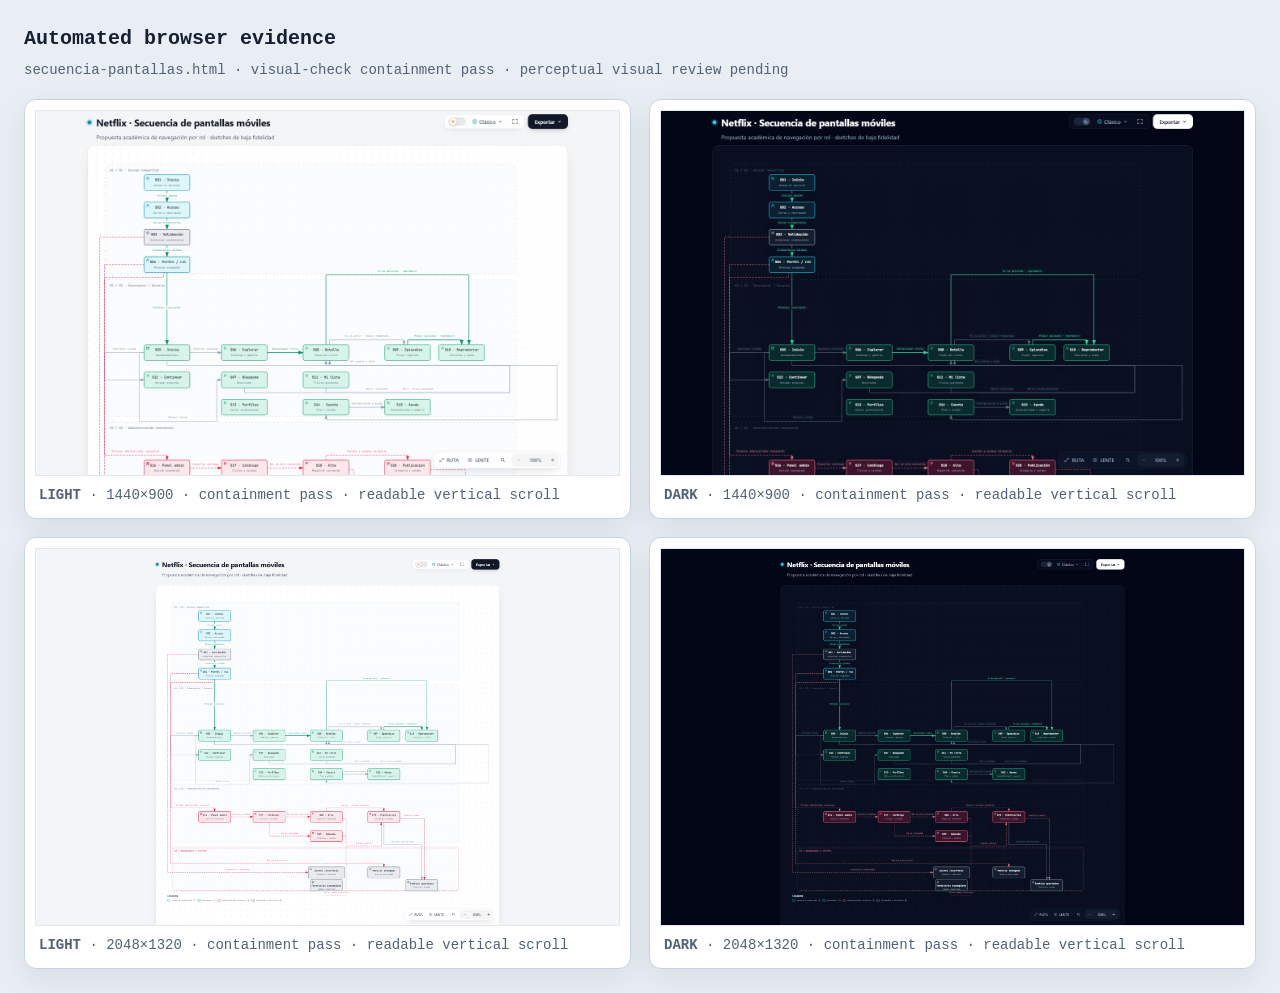
<file: PRACTICA_06/visual-compact/secuencia-pantallas.visual-check.html>
<!doctype html>
<html lang="en">
<head>
<meta charset="utf-8">
<meta name="viewport" content="width=device-width,initial-scale=1">
<title>Archify automated browser evidence · secuencia-pantallas.html</title>
<style>
*{box-sizing:border-box}body{margin:0;padding:24px;background:#e9eef5;color:#172033;font:14px/1.5 ui-monospace,SFMono-Regular,Menlo,Consolas,monospace}header{max-width:1500px;margin:0 auto 18px}h1{margin:0 0 6px;font-size:20px}p{margin:0;color:#526176}.grid{max-width:1500px;margin:auto;display:grid;grid-template-columns:repeat(2,minmax(0,1fr));gap:18px}figure{margin:0;padding:10px;background:white;border:1px solid #c9d4e3;border-radius:12px;box-shadow:0 10px 30px rgba(15,23,42,.08)}img{display:block;width:100%;height:auto;border:1px solid #e2e8f0}figcaption{padding:9px 4px 2px;color:#526176}@media(max-width:900px){.grid{grid-template-columns:1fr}}
</style>
</head>
<body>
<header><h1>Automated browser evidence</h1><p>secuencia-pantallas.html · visual-check containment pass · perceptual visual review pending</p></header>
<main class="grid">
      <figure>
        <img src="secuencia-pantallas.visual-check.1440x900.light.png" alt="light 1440 by 900">
        <figcaption><strong>LIGHT</strong> · 1440×900 · containment pass · readable vertical scroll</figcaption>
      </figure>
      <figure>
        <img src="secuencia-pantallas.visual-check.1440x900.dark.png" alt="dark 1440 by 900">
        <figcaption><strong>DARK</strong> · 1440×900 · containment pass · readable vertical scroll</figcaption>
      </figure>
      <figure>
        <img src="secuencia-pantallas.visual-check.2048x1320.light.png" alt="light 2048 by 1320">
        <figcaption><strong>LIGHT</strong> · 2048×1320 · containment pass · readable vertical scroll</figcaption>
      </figure>
      <figure>
        <img src="secuencia-pantallas.visual-check.2048x1320.dark.png" alt="dark 2048 by 1320">
        <figcaption><strong>DARK</strong> · 2048×1320 · containment pass · readable vertical scroll</figcaption>
      </figure>
</main>
</body>
</html>
</file>
<file: PRACTICA_03/docs/style.css>
:root{color-scheme:dark;--bg:#101014;--surface:#19191f;--surface-2:#202027;--ink:#f5f2ef;--muted:#aaa7ae;--red:#e24745;--red-light:#ff7770;--line:rgba(255,255,255,.09);--font-body:'Segoe UI',Arial,sans-serif;--font-display:'Trebuchet MS','Segoe UI',sans-serif}
*{box-sizing:border-box}
html{scroll-behavior:smooth}
body{margin:0;background:var(--bg);color:var(--ink);font-family:var(--font-body);font-size:16px;line-height:1.6}
.hero{position:relative;isolation:isolate;min-height:500px;overflow:hidden;background:radial-gradient(ellipse at 76% 25%,rgba(226,71,69,.2),transparent 37%),linear-gradient(125deg,#16161b 8%,#101014 68%);border-bottom:1px solid var(--line)}
.hero-content{position:relative;z-index:1;width:min(1120px,calc(100% - 48px));margin:auto;padding:82px 0 75px}
.eyebrow,.section-kicker{margin:0 0 15px;color:var(--red-light);font-size:.74rem;font-weight:700;letter-spacing:.16em;text-transform:uppercase}
.eyebrow{display:flex;align-items:center;gap:11px}.eyebrow-line{display:inline-block;width:28px;height:2px;background:var(--red)}
h1,h2,.card-title{font-family:var(--font-display)}
h1{max-width:850px;margin:0;font-size:clamp(2.5rem,7vw,5.8rem);line-height:.99;letter-spacing:-.065em;font-weight:700}
h1 span{display:block;color:var(--red-light)}
.byline{margin:20px 0 13px;color:#ded9d7;font-size:1rem;font-weight:600}
.intro{max-width:610px;margin:0;color:#c2bec2;font-size:1.04rem;line-height:1.75}
.explore-link{display:inline-flex;align-items:center;gap:11px;margin-top:28px;color:var(--ink);font-weight:600;text-decoration:none}.explore-link span{display:grid;place-items:center;width:27px;height:27px;border:1px solid #655356;border-radius:50%;color:var(--red-light);transition:transform .2s}.explore-link:hover span{transform:translateY(3px)}
.hero-orb{position:absolute;z-index:-1;border:1px solid rgba(255,255,255,.07);border-radius:50%;pointer-events:none}.orb-one{width:510px;height:510px;right:6%;top:-105px;box-shadow:0 0 0 55px rgba(255,255,255,.015),0 0 0 110px rgba(255,255,255,.012)}.orb-two{width:250px;height:250px;right:15%;top:26px;background:radial-gradient(circle at 40% 40%,rgba(255,119,112,.16),rgba(226,71,69,.015) 68%)}
.hero-stamp{position:absolute;right:max(24px,calc((100% - 1120px)/2));bottom:46px;display:flex;flex-direction:column;align-items:center;color:#aaa2a4;font-size:.55rem;letter-spacing:.18em}.hero-stamp strong{color:var(--red-light);font:600 2.3rem var(--font-display);letter-spacing:-.08em}
main{width:min(1240px,calc(100% - 48px));margin:auto}.canvas-section{padding:74px 0 58px}.section-heading{display:flex;align-items:end;justify-content:space-between;gap:24px;margin-bottom:27px}.section-kicker{margin-bottom:6px}.section-heading h2,.conclusion h2{margin:0;font-size:clamp(1.65rem,3vw,2.45rem);letter-spacing:-.045em;line-height:1.15}.interaction-hint{margin:0 0 4px;color:var(--muted);font-size:.85rem}.hint-icon{display:inline-grid;place-items:center;width:23px;height:23px;margin-right:6px;border:1px solid #4a4245;border-radius:50%;color:var(--red-light)}
.canvas-grid{display:grid;grid-template-columns:repeat(5,minmax(0,1fr));grid-template-areas:'partners activities value relationships segments' 'partners resources value channels segments' 'costs costs revenue revenue revenue';gap:12px;align-items:stretch}
.canvas-card{--accent:var(--red);position:relative;min-width:0;overflow:hidden;border:1px solid var(--line);border-radius:12px;background:linear-gradient(145deg,#1d1d24,#18181e);transition:border-color .22s ease,transform .22s ease,box-shadow .22s ease,background .22s ease}
.canvas-card::before{position:absolute;top:0;left:0;width:3px;height:100%;background:var(--accent);content:'';opacity:.76;transition:opacity .2s}
.canvas-card:hover{transform:translateY(-3px);border-color:rgba(255,119,112,.45);box-shadow:0 12px 26px rgba(0,0,0,.17)}
.canvas-card[open]{border-color:rgba(255,119,112,.68);background:linear-gradient(145deg,#242228,#1b1a20);box-shadow:0 14px 30px rgba(0,0,0,.22),0 0 0 1px rgba(226,71,69,.08)}.canvas-card[open]::before{opacity:1}
.partners{grid-area:partners}.activities{grid-area:activities}.value{grid-area:value;--accent:#ff7b70}.relationships{grid-area:relationships;--accent:#bd6878}.segments{grid-area:segments;--accent:#f0a168}.resources{grid-area:resources;--accent:#d3828a}.channels{grid-area:channels;--accent:#dc8c73}.costs{grid-area:costs;--accent:#a48386}.revenue{grid-area:revenue;--accent:#e3a36d}
.canvas-card summary{display:flex;min-height:190px;height:100%;flex-direction:column;align-items:flex-start;padding:18px;cursor:pointer;list-style:none;outline:none}.partners summary,.segments summary{min-height:355px}.value summary{min-height:355px}.costs summary,.revenue summary{min-height:164px}
.canvas-card summary::-webkit-details-marker{display:none}.canvas-card summary:focus-visible{outline:2px solid var(--red-light);outline-offset:-4px;border-radius:12px}
.card-number{position:absolute;top:17px;right:17px;color:#77727a;font-size:.68rem;font-weight:700;letter-spacing:.1em}.card-icon{display:grid;place-items:center;width:37px;height:37px;margin:0 0 20px;border:1px solid color-mix(in srgb,var(--accent),transparent 65%);border-radius:10px;background:color-mix(in srgb,var(--accent),transparent 91%);color:var(--accent);font-size:1.08rem}.card-title{max-width:100%;font-size:1.04rem;font-weight:600;line-height:1.25;letter-spacing:-.025em}.card-summary{margin-top:9px;color:#aaa6af;font-size:.82rem;line-height:1.55}.card-action{display:flex;justify-content:space-between;align-items:center;width:100%;margin-top:auto;padding-top:16px;color:#d8d2d4;font-size:.72rem;font-weight:600;letter-spacing:.02em}.card-action span{display:grid;place-items:center;width:23px;height:23px;border:1px solid #51474b;border-radius:50%;color:var(--red-light);font-size:.95rem;transition:transform .22s,background .22s}.canvas-card[open] .card-action span{transform:rotate(45deg);background:rgba(226,71,69,.12)}
.card-detail{padding:0 18px 20px;color:#c5c1c7;font-size:.87rem;line-height:1.7;animation:reveal .28s ease both}.card-detail p{margin:0 0 12px}.card-detail p:last-child{margin-bottom:0}
.card-detail{max-height:0;overflow:hidden;padding-top:0;padding-bottom:0;opacity:0;animation:none;transition:max-height .32s ease,opacity .25s ease,padding .32s ease}
.canvas-card[open]>.card-detail{max-height:1800px;padding-bottom:20px;opacity:1;animation:none}
.canvas-card.is-closing>.card-detail{max-height:0;padding-bottom:0;opacity:0}
.card-detail ul{margin:0 0 12px;padding-left:19px}.card-detail li{margin:0 0 6px;padding-left:2px}.card-detail li::marker{color:var(--red-light)}.card-detail strong{color:#eee8e7;font-weight:600}
.canvas-card:hover,.canvas-card:focus-within{transform:translateY(-2px)}
@keyframes reveal{from{opacity:0;transform:translateY(-5px)}to{opacity:1;transform:translateY(0)}}
.canvas-note{display:flex;gap:10px;align-items:flex-start;max-width:780px;margin:20px 0 0;color:#9e9aa2;font-size:.8rem}.canvas-note span{color:var(--red-light)}
.conclusion{display:grid;grid-template-columns:54px minmax(0,750px);gap:21px;align-items:start;margin:0 0 75px;padding:30px;border:1px solid var(--line);border-radius:14px;background:linear-gradient(110deg,rgba(226,71,69,.08),transparent 75%),var(--surface)}.conclusion-mark{display:grid;place-items:center;width:48px;height:48px;border-radius:13px;background:rgba(226,71,69,.13);color:var(--red-light);font-size:1.4rem}.conclusion h2{margin-bottom:12px}.conclusion p:last-child{margin:0;color:#c1bdc4;line-height:1.75}
footer{display:flex;justify-content:space-between;gap:20px;padding:20px max(24px,calc((100% - 1240px)/2));border-top:1px solid var(--line);color:#817d85;font-size:.72rem}
@media(min-width:1000px){.canvas-card[open]{z-index:2}.canvas-card[open] summary{height:auto;min-height:unset}.canvas-card[open] .card-action{margin-top:22px}}
@media(max-width:999px){.canvas-grid{grid-template-columns:repeat(3,minmax(0,1fr));grid-template-areas:'partners value segments' 'partners value segments' 'activities relationships resources' 'channels channels revenue' 'costs costs costs'}.partners summary,.segments summary,.value summary{min-height:285px}.canvas-card summary{min-height:190px}.channels summary{min-height:160px}.costs summary,.revenue summary{min-height:160px}}
@media(max-width:650px){.hero{min-height:unset}.hero-content{width:calc(100% - 38px);padding:64px 0 55px}.hero-stamp{right:21px;bottom:23px;opacity:.65}.orb-one{right:-280px}.orb-two{right:-120px}.intro{max-width:530px;padding-right:15px;font-size:.96rem}main{width:calc(100% - 32px)}.canvas-section{padding:54px 0 42px}.section-heading{align-items:flex-start;flex-direction:column;gap:13px}.interaction-hint{font-size:.79rem}.canvas-grid{grid-template-columns:repeat(2,minmax(0,1fr));grid-template-areas:'value value' 'segments partners' 'activities resources' 'relationships channels' 'revenue revenue' 'costs costs';gap:9px}.canvas-card summary{min-height:191px;padding:15px}.value summary{min-height:192px}.segments summary,.partners summary{min-height:238px}.card-icon{margin-bottom:16px}.card-title{font-size:.95rem}.card-summary{font-size:.77rem}.card-detail{padding:0 15px 17px;font-size:.83rem}.canvas-card[open]>.card-detail{padding-bottom:17px}.conclusion{grid-template-columns:38px 1fr;gap:13px;margin-bottom:48px;padding:20px}.conclusion-mark{width:37px;height:37px;border-radius:10px;font-size:1.1rem}.conclusion p:last-child{font-size:.9rem}footer{flex-direction:column;gap:4px;padding:16px}}
@media(max-width:380px){.hero-content{width:calc(100% - 30px)}.canvas-card summary{padding:13px}.card-title{font-size:.89rem}.card-number{top:13px;right:13px}.card-action{font-size:.67rem}}
@media(prefers-reduced-motion:reduce){*,*::before,*::after{scroll-behavior:auto!important;animation-duration:.01ms!important;animation-iteration-count:1!important;transition-duration:.01ms!important}}
</file>
